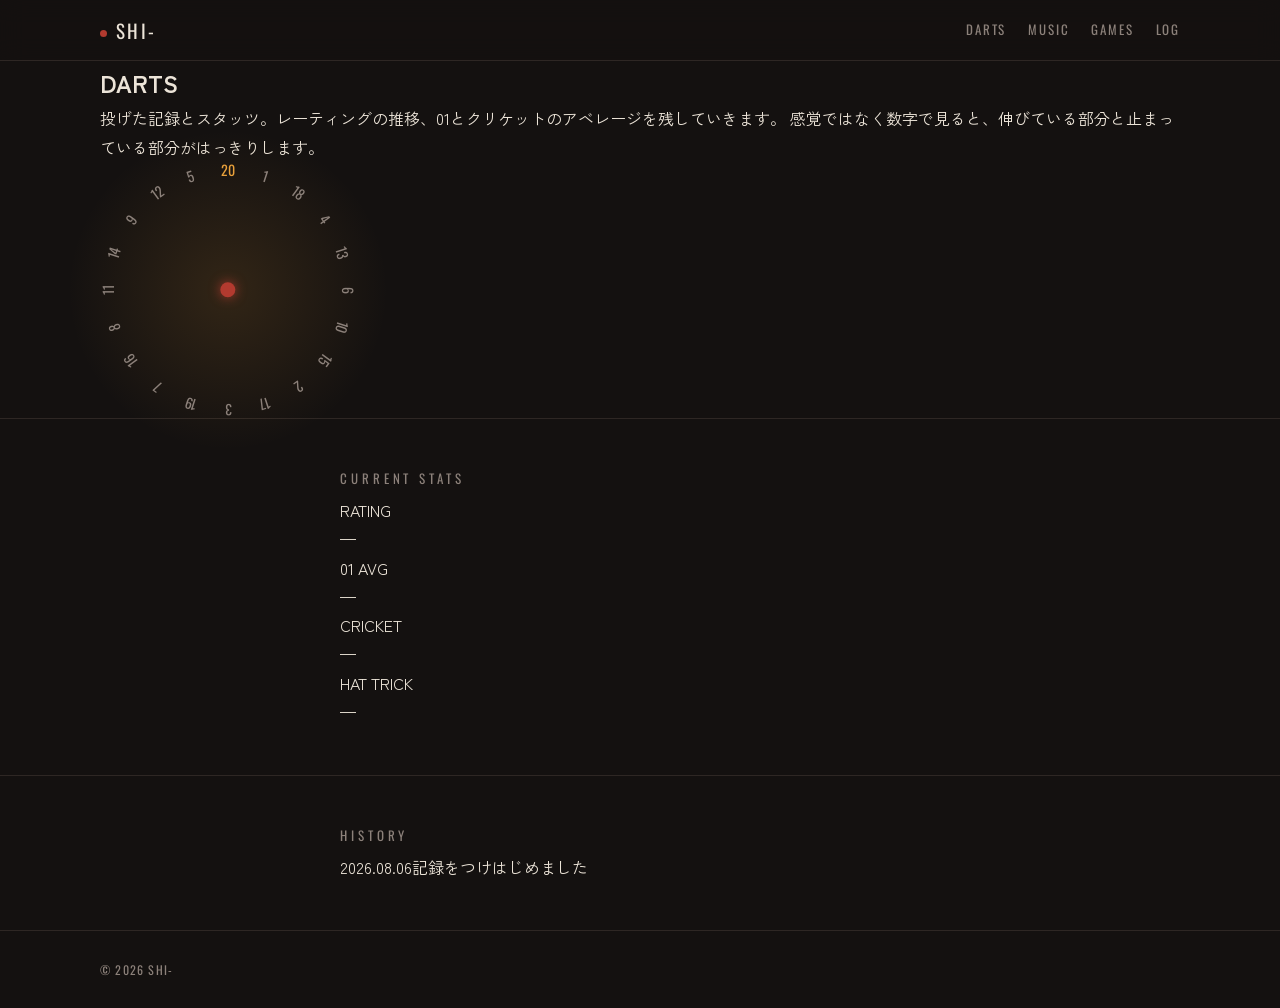
<file: darts.html>
<!DOCTYPE html>
<html lang="ja">
<head>
<meta charset="UTF-8">
<meta name="viewport" content="width=device-width, initial-scale=1.0">
<title>DARTS | しー</title>

<link rel="preconnect" href="https://fonts.googleapis.com">
<link rel="preconnect" href="https://fonts.gstatic.com" crossorigin>
<link href="https://fonts.googleapis.com/css2?family=Oswald:wght@400;500;600&family=Zen+Kaku+Gothic+New:wght@400;500;700&display=swap" rel="stylesheet">

<link rel="stylesheet" href="style.css">
</head>

<body>

<!-- ↓ここから下、index.html とほぼ同じコピーです。
     ページが増えるとこの重複が辛くなります。それがAstroを使う理由になります。 -->
<header class="header">
  <div class="wrap header__inner">
    <a href="index.html" class="logo">SHI-</a>
    <nav class="nav">
      <a href="darts.html" aria-current="page">DARTS</a>
      <a href="music.html">MUSIC</a>
      <a href="games.html">GAMES</a>
      <a href="log.html">LOG</a>
    </nav>
  </div>
</header>

<main>

  <!-- ページ見出し：左に文字、右にダーツボード -->
  <section class="wrap pagehead">

    <div class="pagehead__text">
      <h1>DARTS</h1>
      <p>
        投げた記録とスタッツ。レーティングの推移、01とクリケットのアベレージを残していきます。
        感覚ではなく数字で見ると、伸びている部分と止まっている部分がはっきりします。
      </p>
    </div>

    <div class="board" aria-hidden="true">
      <div class="board__ring board__ring--1"></div>
      <div class="board__ring board__ring--2"></div>
      <div class="board__ring board__ring--3"></div>
      <div class="board__bull"></div>
      <!-- 実際のダーツボードと同じ数字の並び順です -->
      <ul class="board__numbers">
        <li style="--i:0" data-target><span>20</span></li>
        <li style="--i:1"><span>1</span></li>
        <li style="--i:2"><span>18</span></li>
        <li style="--i:3"><span>4</span></li>
        <li style="--i:4"><span>13</span></li>
        <li style="--i:5"><span>6</span></li>
        <li style="--i:6"><span>10</span></li>
        <li style="--i:7"><span>15</span></li>
        <li style="--i:8"><span>2</span></li>
        <li style="--i:9"><span>17</span></li>
        <li style="--i:10"><span>3</span></li>
        <li style="--i:11"><span>19</span></li>
        <li style="--i:12"><span>7</span></li>
        <li style="--i:13"><span>16</span></li>
        <li style="--i:14"><span>8</span></li>
        <li style="--i:15"><span>11</span></li>
        <li style="--i:16"><span>14</span></li>
        <li style="--i:17"><span>9</span></li>
        <li style="--i:18"><span>12</span></li>
        <li style="--i:19"><span>5</span></li>
      </ul>
    </div>

  </section>

  <!-- スタッツ。数字は自分のものに書き換えてください -->
  <section class="wrap section">
    <p class="section__label">CURRENT STATS</p>
    <dl class="stats">
      <div class="stat">
        <dt>RATING</dt>
        <dd>—</dd>
      </div>
      <div class="stat">
        <dt>01 AVG</dt>
        <dd>—</dd>
      </div>
      <div class="stat">
        <dt>CRICKET</dt>
        <dd>—</dd>
      </div>
      <div class="stat">
        <dt>HAT TRICK</dt>
        <dd>—</dd>
      </div>
    </dl>
  </section>

  <!-- ここに今後グラフや対戦記録を足していきます -->
  <section class="wrap section">
    <p class="section__label">HISTORY</p>
    <ul class="updates">
      <li><time datetime="2026-08-06">2026.08.06</time><span>記録をつけはじめました</span></li>
    </ul>
  </section>

</main>

<footer class="footer">
  <div class="wrap">© 2026 SHI-</div>
</footer>

<!-- アクセス解析。ページには何も表示せず、訪問数だけを外部サービスに送ります。
     設定のしかたは analytics.js の先頭のコメントに書いてあります。 -->
<script src="analytics.js?v=1"></script>

</body>
</html>
</file>
<file: style.css>
/* ============================================================
   しーの個人サイト / スタイルシート
   ============================================================ */

/* --- 1. デザイントークン ------------------------------------ */
:root {
  --ink:    #141110;  /* 背景。茶色寄りの黒＝バーの内装 */
  --panel:  #1C1817;  /* 少し浮かせたい面 */
  --line:   #2E2724;  /* 罫線 */
  --chalk:  #ECE4D8;  /* 文字色 */
  --muted:  #8C817A;  /* 補助テキスト */
  --amber:  #E9A13B;  /* アクセント＝電球の色 */
  --red:    #B23A2F;  /* ダーツボードの赤 */
  --green:  #5FA86B;  /* ダーツボードの緑 */

  --font-display: 'Oswald', 'Arial Narrow', sans-serif;
  --font-jp: 'Zen Kaku Gothic New', 'Hiragino Sans', 'Yu Gothic', sans-serif;
  --max: 1080px;      /* 見出しの柱＋中身、全体の幅の上限 */
  --measure: 780px;   /* 読み物の幅の上限。ここを揃えると右端が一直線に並ぶ */
}

/* --- 2. 土台 ------------------------------------------------ */
* { margin: 0; padding: 0; box-sizing: border-box; }

body {
  background: var(--ink);
  color: var(--chalk);
  font-family: var(--font-jp);
  line-height: 1.8;
  -webkit-font-smoothing: antialiased;
}
a { color: inherit; text-decoration: none; }
ul, ol { list-style: none; }
img { display: block; max-width: 100%; }

/* ★中身は中央寄せ、箱そのものは画面いっぱい★
   max-width で箱を縮めると、.section の区切り線まで一緒に縮んで
   「真ん中の細い柱」に見えてしまう。
   そこで箱は全幅のまま、左右の padding を伸ばして中身を中央に寄せる。
   max() は「大きいほうを採用」。画面が狭いときは 24px が勝つ。 */
.wrap { padding-inline: max(24px, calc((100% - var(--max)) / 2)); }

/* スクロールでアンカーに飛んだとき、ヘッダーに隠れないように */
section[id] { scroll-margin-top: 80px; }

/* --- 3. ヘッダー -------------------------------------------- */
.header {
  position: sticky; top: 0; z-index: 10;
  background: rgba(20,17,16,.85);
  backdrop-filter: blur(12px);
  border-bottom: 1px solid var(--line);
}
.header__inner {
  display: flex; align-items: center; justify-content: space-between;
  height: 60px; gap: 16px;
}
.logo {
  font-family: var(--font-display); font-size: 19px; letter-spacing: .12em;
  /* ★サイト名を折り返させない★
     flexの中身は既定で縮みます。ロゴは「赤い点＋文字」でできていて、
     その境目で改行できてしまうため、狭い画面だと点だけ1行目に残って
     文字が2行目に落ち、ヘッダーの高さ(60px)からはみ出していました。
     縮まない・折り返さない、の2重で止めます。 */
  flex-shrink: 0;
  white-space: nowrap;
}
.logo::before {
  content: ""; display: inline-block;
  width: 7px; height: 7px; border-radius: 50%;
  background: var(--red); margin-right: 9px; vertical-align: 2px;
}
.nav { display: flex; gap: 22px; overflow-x: auto; }
.nav a {
  font-family: var(--font-display); font-size: 13px;
  letter-spacing: .14em; color: var(--muted);
  white-space: nowrap; transition: color .2s;
}
.nav a:hover, .nav a:focus-visible { color: var(--amber); }

/* --- 4. ヒーロー -------------------------------------------- */
.hero { text-align: center; padding-block: 56px 64px; }

.hero__visual {
  position: relative; display: grid; place-items: center;
  padding-top: 48px; margin-bottom: 28px;
}
/* 天井から降りる光。clip-pathで台形に切り抜いている */
.beam {
  position: absolute; top: 0; left: 50%; transform: translateX(-50%);
  width: 340px; height: 100%;
  background: linear-gradient(180deg, rgba(233,161,59,.20), rgba(233,161,59,0) 80%);
  clip-path: polygon(43% 0%, 57% 0%, 100% 100%, 0% 100%);
  pointer-events: none;
}
.avatar {
  position: relative;
  width: 156px; aspect-ratio: 1/1; border-radius: 50%;
  object-fit: cover; background: var(--panel);
  border: 1px solid var(--line);
  box-shadow: 0 20px 50px rgba(0,0,0,.6);
}

.hero h1 {
  font-size: clamp(30px, 6vw, 40px);
  font-weight: 700; letter-spacing: .04em; margin-bottom: 10px;
}
.hero .tagline { color: var(--amber); font-size: 15px; margin-bottom: 18px; }
.hero .affil {
  font-size: 13px; color: var(--muted);
  max-width: 30em; margin-inline: auto; margin-bottom: 24px;
}

/* SNSの行 */
.social { display: flex; flex-wrap: wrap; justify-content: center; gap: 10px; }
.social a {
  font-family: var(--font-display); font-size: 12px; letter-spacing: .1em;
  padding: 6px 14px; border: 1px solid var(--line); border-radius: 999px;
  color: var(--muted); transition: border-color .2s, color .2s;
}
.social a:hover, .social a:focus-visible { border-color: var(--amber); color: var(--amber); }

/* --- 5. セクション見出し ------------------------------------ */
.section { padding-block: 48px; border-top: 1px solid var(--line); }
.section__label {
  font-family: var(--font-display); font-size: 13px;
  letter-spacing: .3em; color: var(--muted); margin-bottom: 6px;
}
.section__note { font-size: 13px; color: var(--muted); margin-bottom: 26px; }

/* セクションの中の小見出し */
.section__sub {
  font-family: var(--font-display); font-size: 11px;
  letter-spacing: .2em; color: var(--muted);
  margin-top: 30px; margin-bottom: 12px;
}

/* ★書き換え待ちの目印★
   文章を入れたら <span class="ph"> ごと消してください */
.ph { color: var(--amber); border-bottom: 1px dashed rgba(233,161,59,.5); }

/* --- 5b. ABOUT ---------------------------------------------- */
.about__lead { font-size: 14px; line-height: 2; max-width: var(--measure); margin-bottom: 26px; }

/* 「項目名 → 値」の表。dt と dd を1行に並べ、行ごとに罫線を引く */
/* 幅が広がっても、読み物は伸ばしすぎない。
   ★em ではなく px で揃えるのが大事★
   em は要素ごとの文字サイズ基準なので、同じ 46em でも
   14px の段落と 13px の表で右端がズレて、ガタついて見えます。 */
.profile { font-size: 13px; border-top: 1px solid var(--line); max-width: var(--measure); }
.profile > div {
  display: flex; gap: 18px; align-items: baseline;
  padding-block: 11px; border-bottom: 1px solid var(--line);
}
.profile dt {
  font-family: var(--font-display); font-size: 10px; letter-spacing: .18em;
  color: var(--muted); width: 6.4em; flex-shrink: 0;
}
.profile dd { flex: 1; }

/* 使っている道具のカード。作りは WORKS のカードと同じ */
.gear { display: grid; grid-template-columns: 1fr; gap: 12px; max-width: 880px; }
@media (min-width: 640px) { .gear { grid-template-columns: 1fr 1fr; } }
.gear__item {
  background: var(--panel); border: 1px solid var(--line);
  border-radius: 4px; padding: 16px 18px;
  transition: border-color .25s;
}
.gear__item:hover { border-color: var(--amber); }
.gear__tag {
  font-family: var(--font-display); font-size: 10px;
  letter-spacing: .18em; color: var(--amber); margin-bottom: 8px;
}
.gear__item h3 { font-size: 14px; font-weight: 700; line-height: 1.6; }
.gear__item h3 + h3 { margin-top: 6px; }
.gear__item p  { font-size: 12px; color: var(--muted); line-height: 1.7; }

/* 道具の写真。
   何も指定しないとカード幅いっぱい（400px超）に伸びてしまうので上限をかける。
   ★正方形に揃えないのがポイント★
   スティックの写真のように極端に横長のものを正方形に押し込むと、
   白い枠の中に細い線が1本浮くだけになります。
   高さと幅の「上限」だけ決めて、比率は写真ごとに任せます。
   ・inline-block …… 基本設定の display:block を打ち消して横に並べる
   ・明るい背景 …… 白抜きの商品写真が枠から浮かないように */
.gear__item img {
  display: inline-block; vertical-align: top;
  width: auto; height: auto;
  max-height: 96px; max-width: 100%;
  background: var(--chalk);
  border: 1px solid var(--line); border-radius: 4px;
  padding: 5px;
  margin-top: 12px; margin-right: 8px;
}

/* --- 5c. スクロールに入ったら浮かび上がる -------------------
   ★ .js が付いているときだけ隠す★
   この印は index.html の <head> のインラインscriptが付けています。
   JSが動かない環境では隠さない＝中身が消えない、という保険です。 */
.js .reveal {
  opacity: 0; transform: translateY(18px);
  transition: opacity .7s ease, transform .7s ease;
}
.js .reveal.is-in { opacity: 1; transform: none; }

/* --- 6. STATUS（ダーツ盤＋数値） ---------------------------- */
.status {
  display: flex; align-items: center; gap: 40px;
}
.status__figures { flex: 1; }

/* ダーツ盤と、その下のラウンド記録をまとめる列。
   アワードの色はここに流し込む。盤の閃光と文字の両方が同じ色を使うため */
.status__board {
  --award-color: var(--amber);
  --award-glow:  var(--amber);
  flex-shrink: 0; display: grid; gap: 14px; justify-items: center;
}

/* アワードが出た瞬間、盤全体がその色に光る */
.board__flash {
  position: absolute; inset: -22%; border-radius: 50%;
  background: radial-gradient(circle, var(--award-color) 0%, transparent 62%);
  opacity: 0; pointer-events: none;
}
.board__flash.is-on { animation: board-flash .9s ease-out forwards; }

@keyframes board-flash {
  0%   { opacity: 0;   transform: scale(.72); }
  20%  { opacity: .42; transform: scale(1); }
  100% { opacity: 0;   transform: scale(1.2); }
}

/* --- 6b. 1ラウンド（3投）の記録とアワード -------------------- */
.round { display: grid; gap: 8px; justify-items: center; }

/* ★普段は沈んでいて、投げた瞬間に立ち上がる★
   何も投げていないときは細い線が3本あるだけ。
   1投目で is-live が付いて全体が浮かび上がる。
   マウスを盤に乗せたときも（＝狙う姿勢に入ったときも）浮かび上がる。 */
.round {
  display: grid; gap: 11px; justify-items: center;
  opacity: .3;
  transition: opacity .5s ease;
}
.round.is-live,
.status__board:hover .round { opacity: 1; }

/* 3投ぶんの枠。箱では囲まず、線1本だけ引く */
.round__darts { display: flex; gap: 15px; }
.round__dart {
  display: grid; place-items: center;
  position: relative;
  min-width: 54px; height: 22px;
  font-family: var(--font-display); font-size: 12px; letter-spacing: .12em;
  color: var(--chalk);          /* シングルとミスは白 */
  transition: color .3s ease;
}
/* 盤の上に出る数字と同じ基準で、トリプル・ダブル・ブルだけアンバー */
.round__dart.is-hi { color: var(--amber); }
/* 下線は疑似要素にする。実体が無いので、伸びる動きを付けられる */
.round__dart::after {
  content: ""; position: absolute; left: 0; right: 0; bottom: 0;
  height: 1px; background: var(--line);
  transition: background-color .35s ease;
}
.round__dart.is-filled::after {
  background: rgba(233,161,59,.65);
  animation: dart-line .45s cubic-bezier(.2,.9,.25,1);   /* 中央から左右に伸びる */
}
@keyframes dart-line { from { transform: scaleX(0); } to { transform: scaleX(1); } }

/* 合計点。ラベルは置かない。盤の下の数字が何かは説明しなくても伝わる */
.round__sum {
  min-height: 1em;
  font-family: var(--font-display); font-size: 24px; line-height: 1;
  letter-spacing: .22em; text-indent: .22em;   /* 字間ぶん右にずれるので中央を補正 */
  color: var(--muted);
  transition: color .4s ease, text-shadow .4s ease;
}
/* 3投そろったら、合計点だけが白く灯る */
.round.is-complete .round__sum {
  color: var(--chalk);
  text-shadow: 0 0 26px rgba(236,228,216,.3);
}

/* ★アワード★
   色は script.js が --award-color / --award-glow に流し込みます。
   出ていないときも高さを確保して、行がガタつかないようにする */
.round__award {
  min-height: 2.6em; text-align: center;
  opacity: 0;
}
.round__award.is-on { animation: award-pop .9s cubic-bezier(.16,1,.3,1) forwards; }
.round__award b {
  font-family: var(--font-display); font-size: 16px; letter-spacing: .18em;
  color: var(--award-color);
  text-shadow: 0 0 26px var(--award-glow), 0 0 9px var(--award-glow), 0 1px 2px rgba(0,0,0,.9);
}
/* 決まったあと、2回だけ息をするように光る */
.round__award.is-on b { animation: award-glow 1.3s ease-in-out .5s 2; }

/* 遠くから大きく飛び込み、一度だけ跳ねて決まる。
   ★ letter-spacing は動かさない★
   transform や filter と違って letter-spacing は実際に文字列の幅を変えるので、
   THREE IN THE BLACK のような長い名前だと枠を押し広げてページ全体が揺れます。
   ここで使ってよいのは「レイアウトに影響しないもの」だけ。 */
@keyframes award-pop {
  0%   { opacity: 0; transform: scale(1.65) translateY(4px); filter: blur(10px); }
  34%  { opacity: 1; transform: scale(.94)  translateY(0);   filter: blur(0); }
  52%  {             transform: scale(1.07) translateY(0); }
  70%  {             transform: scale(.985) translateY(0); }
  100% { opacity: 1; transform: scale(1)    translateY(0);   filter: blur(0); }
}

@keyframes award-glow {
  0%, 100% { text-shadow: 0 0 26px var(--award-glow), 0 0 9px  var(--award-glow), 0 1px 2px rgba(0,0,0,.9); }
  50%      { text-shadow: 0 0 48px var(--award-glow), 0 0 18px var(--award-glow), 0 1px 2px rgba(0,0,0,.9); }
}

.figures {
  display: grid;
  grid-template-columns: 1fr;          /* 狭いときは縦1列 */
  gap: 12px;
}
@media (min-width: 520px) {
  .figures { grid-template-columns: repeat(3, minmax(0, 1fr)); }  /* 入るなら3列 */
}
.figure {
  background: var(--panel); border: 1px solid var(--line);
  border-radius: 4px; padding: 16px 18px;
}
.figure dt {
  font-family: var(--font-display); font-size: 11px;
  letter-spacing: .2em; color: var(--muted); margin-bottom: 4px;
}
.figure dd {
  font-family: var(--font-display); font-size: 30px;
  line-height: 1.1; color: var(--amber);
}
.figure dd small { font-size: 13px; color: var(--muted); margin-left: 4px; }

.updated {
  font-family: var(--font-display); font-size: 11px;
  letter-spacing: .16em; color: var(--muted); margin-top: 14px;
}

/* ダーツボード
   中身はすべて % で組んであるので、.board の width を変えれば全体が拡大縮小します */
.board {
  --size: 220px;              /* 盤の大きさはここ1箇所で決める */
  position: relative; width: var(--size); height: var(--size);
  flex-shrink: 0; cursor: crosshair;

  /* ★連打したときに数字が選択されて青くならないように★
     速くクリックするとブラウザはダブルクリック＝文字の選択と解釈します。
     盤は「投げる場所」であって読む文字ではないので、選択を切ります。 */
  -webkit-user-select: none;
          user-select: none;
  /* スマホでタップしたときに出る灰色の矩形も消す */
  -webkit-tap-highlight-color: transparent;
}
.board::before {
  content: ""; position: absolute; inset: -18%;
  background: radial-gradient(circle, rgba(233,161,59,.14), transparent 65%);
}

/* 回る部分をまとめる箱。面も帯も数字も、これ1つで一緒に回る＝見た目と当たり判定がズレない */
.board__spin { position: absolute; inset: 0; animation: spin 160s linear infinite; }
/* マウスを乗せたら止まる＝狙いやすくする */
.board:hover .board__spin { animation-play-state: paused; }

/* 得点が入る円。数字はこの外側に並ぶので、盤の84%にしている。
   ここの % を変えても、JSはこの円の実サイズを測る作りなので直さなくてOK */
.board__play {
  position: absolute; top: 50%; left: 50%; transform: translate(-50%,-50%);
  width: 84%; height: 84%; border-radius: 50%;
}

/* ★20分割の面★
   conic-gradient は「角度で色を塗る」グラデーション。
   from -9deg にすると、最初の1枚（＝20）がちょうど真上に来る。
   背景を2枚重ねている：上が18度ごとのワイヤー（細い区切り線）、
   下がくさびの明暗。どちらもごく薄く、線で見せるのが狙い */
.board__face {
  position: absolute; inset: 0; border-radius: 50%;
  background:
    repeating-conic-gradient(from -9deg,
      rgba(236,228,216,.16) 0deg .6deg, transparent .6deg 18deg),
    repeating-conic-gradient(from -9deg,
      rgba(236,228,216,.022) 0deg 18deg, transparent 18deg 36deg),
    /* ★一番下は不透明にする★
       ここを透かすと、board::before のアンバーの光が盤全体に透けて濁る */
    radial-gradient(circle at 50% 36%, #191514, #100D0C 80%);
  border: 1px solid var(--line);
}

/* ダブル／トリプルの帯。
   普段はうっすら、カーソルを乗せた（＝狙っている）ときだけはっきりする */
.board__band {
  position: absolute; top: 50%; left: 50%; transform: translate(-50%,-50%);
  border-radius: 50%;
  opacity: .38; transition: opacity .4s ease;
}
.board:hover .board__band { opacity: 1; }

/* ★mask で真ん中をくり抜いてリングにする★
   mask は「不透明なところだけ表示、透明なところは消す」型抜き。
   closest-side を使うと、この要素の半径が100%基準になる。
   → 86%までは消す ＝ 86%〜100% のドーナツだけが残る */
.board__band--triple {
  width: 64%; height: 64%;
  background: repeating-conic-gradient(from -9deg,
    rgba(233,161,59,.40) 0deg 18deg, rgba(233,161,59,.09) 18deg 36deg);
  -webkit-mask-image: radial-gradient(closest-side, transparent 86%, #000 86%);
          mask-image: radial-gradient(closest-side, transparent 86%, #000 86%);
}
.board__band--double {
  width: 100%; height: 100%;
  background: repeating-conic-gradient(from -9deg,
    rgba(178,58,47,.55) 0deg 18deg, rgba(178,58,47,.13) 18deg 36deg);
  -webkit-mask-image: radial-gradient(closest-side, transparent 91%, #000 91%);
          mask-image: radial-gradient(closest-side, transparent 91%, #000 91%);
}

/* ★保険★
   万一 mask に対応していないブラウザだと、くり抜きが効かず
   「ただの赤い円」が盤全体を覆って表示が潰れる。
   @supports は「この書き方に対応していたら／いなかったら」を判定する仕組み。
   対応していないときだけ帯を消して、線画の盤として成立させる。
   （当たり判定はJS側なので、見た目が減っても得点は正しく出ます） */
@supports not ((-webkit-mask-image: radial-gradient(#000, #000))
            or (mask-image: radial-gradient(#000, #000))) {
  .board__band { display: none; }
}

/* ブル。外側は輪郭だけ（25点）、内側は赤い点（50点） */
.board__bull-out {
  position: absolute; top: 50%; left: 50%; transform: translate(-50%,-50%);
  width: 13%; height: 13%; border-radius: 50%;
  border: 1px solid rgba(236,228,216,.22);
}
.board__bull {
  position: absolute; top: 50%; left: 50%; transform: translate(-50%,-50%);
  width: 6%; height: 6%; border-radius: 50%; background: var(--red);
  box-shadow: 0 0 12px rgba(178,58,47,.9);
}

/* ★仕組み★ liを18度ずつ回す（360÷20=18）。中のspanは上端中央にあるので円周上を動く */
.board__numbers { position: absolute; inset: 0; }
.board__numbers li { position: absolute; inset: 0; transform: rotate(calc(var(--i) * 18deg)); }
.board__numbers span {
  position: absolute; top: 0; left: 50%; transform: translateX(-50%);
  font-family: var(--font-display); font-size: 14px; line-height: 1.2; color: var(--muted);
}
.board__numbers li[data-target] span { color: var(--amber); }
@keyframes spin { to { transform: rotate(360deg); } }

/* クリックしたときに一瞬出る得点 */
.board__score {
  position: absolute; inset: 0;
  display: grid; place-items: center;
  font-family: var(--font-display); font-size: 24px; letter-spacing: .14em;
  color: var(--chalk);        /* シングルとミスは白 */
  text-shadow: 0 0 18px var(--ink), 0 0 8px var(--ink), 0 0 3px var(--ink);
  pointer-events: none;      /* ★これが無いと文字がクリックを吸ってしまう */
  opacity: 0;
}
/* ★トリプル・ダブル・ブルだけアンバー★
   付け外しは script.js の isPremium() が判断しています。
   光も色に合わせると、白と黄色の差がはっきり出ます。 */
.board__score.is-hi {
  color: var(--amber);
  text-shadow: 0 0 20px var(--ink), 0 0 8px var(--ink),
               0 0 26px rgba(233,161,59,.45);
}

/* 中央に出したまま留めず、上へ抜けながら消える。
   ★等速直線運動★ タイミング関数を linear にして、
   移動量もキーフレームの割合どおり（10%の時点で全体の10%＝6px）にしてある。
   これで加速も減速もせず、一定の速さで上がっていく。 */
.board__score.is-on { animation: score-float 1.1s linear forwards; }

@keyframes score-float {
  0%   { opacity: 0; transform: translateY(0); }
  10%  { opacity: 1; transform: translateY(-6px); }    /* ここまでで一気に出す */
  100% { opacity: 0; transform: translateY(-60px); }   /* あとは同じ速さで上へ */
}

/* --- 7. カウントダウンなどの小物 ---------------------------- */
.chips {
  display: grid; grid-template-columns: 1fr 1fr; gap: 12px;
  margin-top: 12px; max-width: var(--measure);
}
.chip {
  background: var(--panel); border: 1px solid var(--line);
  border-radius: 4px; padding: 14px 18px;
  display: flex; align-items: baseline; justify-content: space-between; gap: 10px;
}
.chip span:first-child { font-size: 13px; color: var(--muted); }
.chip span:last-child {
  font-family: var(--font-display); font-size: 22px; color: var(--chalk);
}

/* --- 8. WORKS ----------------------------------------------- */
.works { display: grid; grid-template-columns: 1fr; gap: 16px; }
@media (min-width: 640px) { .works { grid-template-columns: 1fr 1fr; } }

/* カードが1枚だけのときは、横幅いっぱいに伸びて間延びしないように抑える。
   :only-child は「兄弟がいない要素」を指すセレクタ */
.work:only-child { max-width: 420px; }

.work {
  background: var(--panel); border: 1px solid var(--line);
  border-radius: 4px; overflow: hidden;
  transition: border-color .25s, transform .25s;
}
.work:hover, .work:focus-visible { border-color: var(--amber); transform: translateY(-3px); }
.work img { width: 100%; aspect-ratio: 16/9; object-fit: cover; background: #000; }
.work__body { padding: 16px 18px; }
.work__tag {
  font-family: var(--font-display); font-size: 11px;
  letter-spacing: .18em; color: var(--amber); margin-bottom: 4px;
}
.work h3 { font-size: 15px; font-weight: 700; margin-bottom: 6px; }
.work p { font-size: 13px; color: var(--muted); line-height: 1.7; }

/* --- 9. LOG（タイムライン） ---------------------------------- */
/* ★仕組み★ ul に縦線を1本引き、各 li の左に点を打つ。
   点は li::before なので、項目が増えれば自動で増える */
.posts { position: relative; padding-left: 24px; max-width: var(--measure); }
.posts::before {
  content: ""; position: absolute; left: 5px; top: 16px; bottom: 16px;
  width: 1px; background: var(--line);
}
.posts li {
  position: relative;
  display: flex; gap: 14px; align-items: baseline; flex-wrap: wrap;
  padding-block: 12px; font-size: 14px;
}
.posts li + li { border-top: 1px solid var(--line); }

/* 縦線の上に乗る点。合計11px（9+境界線1px×2）なので中心が縦線と揃う */
.posts li::before {
  content: ""; position: absolute; left: -24px; top: 19px;
  width: 9px; height: 9px; border-radius: 50%;
  background: var(--ink); border: 1px solid var(--muted);
}
/* 一番新しい記録だけ光らせる */
.posts li:first-child::before {
  background: var(--amber); border-color: var(--amber);
  box-shadow: 0 0 10px rgba(233,161,59,.55);
}

.posts time {
  font-family: var(--font-display); color: var(--muted);
  letter-spacing: .06em; flex-shrink: 0;
}
.posts .src {
  font-family: var(--font-display); font-size: 10px; letter-spacing: .14em;
  color: var(--amber); border: 1px solid var(--line);
  padding: 1px 7px; border-radius: 3px; flex-shrink: 0;
}
.posts .post__text { flex: 1 1 12em; }

/* 種類ごとに色を変える。.posts .src より後ろに書くこと（後勝ちなので）。
   posts.json の src が "DARTS" なら .src--darts が付きます */
.posts .src--darts { color: var(--green);  border-color: rgba(95,168,107,.45); }
.posts .src--music { color: #D9614F;       border-color: rgba(217,97,79,.40); }
.posts .src--code  { color: var(--chalk);  border-color: rgba(236,228,216,.28); }

/* --- 10. LINKS（相互リンク） -------------------------------- */
.links { display: grid; grid-template-columns: 1fr; gap: 10px; }
@media (min-width: 640px) { .links { grid-template-columns: 1fr 1fr; } }

.link {
  display: flex; gap: 12px; align-items: center;
  background: var(--panel); border: 1px solid var(--line);
  border-radius: 4px; padding: 12px 14px;
  transition: border-color .2s;
}
.link:hover, .link:focus-visible { border-color: var(--amber); }
.link img { width: 34px; height: 34px; border-radius: 50%; flex-shrink: 0; background: var(--ink); }
.link b { font-size: 14px; font-weight: 500; display: block; }
.link small { font-size: 12px; color: var(--muted); }

.empty {
  border: 1px dashed var(--line); border-radius: 4px;
  padding: 26px; text-align: center; font-size: 13px; color: var(--muted);
}

/* --- 11. フッター ------------------------------------------- */
.footer {
  border-top: 1px solid var(--line); padding-block: 28px;
  font-family: var(--font-display); font-size: 12px;
  letter-spacing: .1em; color: var(--muted);
}
.footer__inner {
  display: flex; flex-wrap: wrap; gap: 10px; justify-content: space-between;
}

/* --- 12. スマホ対応 ----------------------------------------- */
@media (max-width: 720px) {
  .status { flex-direction: column-reverse; gap: 28px; }
  .board { --size: 180px; }
  .board__score { font-size: 24px; }
  .chips { grid-template-columns: 1fr 1fr; }
  .avatar { width: 130px; }
  .beam { width: 260px; }
  /* 項目が5つになったので、狭い画面では少し詰める */
  .nav { gap: 13px; }
  .nav a { font-size: 11px; }
  .profile dt { width: 5.4em; }
}

/* --- 12-. 特に狭い画面（iPhone SE / 多くのAndroid） ----------
   ロゴを縮めない代わりに、余白と文字を詰めて横幅を稼ぐ。 */
@media (max-width: 400px) {
  .wrap { padding-inline: 16px; }   /* 端の余白を24→16pxに */
  .logo { font-size: 17px; }
  .logo::before { margin-right: 7px; }
  .nav { gap: 11px; }
  .nav a { font-size: 10px; letter-spacing: .08em; }
}

/* --- 12a. 広い画面：見出しを左の柱に立てる ------------------
   狭い画面では今までどおり縦に積む。広くなったら2本の柱にする。
   左＝セクション名と説明、右＝中身。
   これで左右に柱が立つので、中身が全部左端に寄って見えなくなる。 */
@media (min-width: 960px) {
  .section {
    display: grid;
    grid-template-columns: 180px minmax(0, 1fr);
    column-gap: 60px;
    align-items: start;
  }
  .section__head { grid-column: 1; }
  .section__head .section__note { margin-bottom: 0; }

  /* 見出し以外は、すべて右の列へ */
  .section > :not(.section__head) { grid-column: 2; }

  /* ダーツ盤で左右が埋まっているセクションは段組みしない */
  .section--wide { display: block; }
}

/* --- 12b. 広い画面：部品の大きさ -----------------------------
   幅だけ広げると、同じ大きさの部品が散らばってスカスカに見える。
   面積が増えたぶん、主役の部品も一緒に大きくして密度を保つ。 */
@media (min-width: 1000px) {
  .status { gap: 56px; }
  .board { --size: 256px; }
  .figure { padding: 18px 20px; }
  .figure dd { font-size: 36px; }
  .avatar { width: 176px; }
  .beam { width: 380px; }
  .hero { padding-block: 64px 72px; }
}

/* アニメーションが苦手な人の設定を尊重する */
@media (prefers-reduced-motion: reduce) {
  * { animation: none !important; transition: none !important; }

  /* ★重要★ 得点とアワードは「不透明度0 ＋ アニメで見せる」作りなので、
     アニメを止めるだけだと永久に見えないままになる。静止した状態で出す。 */
  .board__score.is-on,
  .round__award.is-on { opacity: 1; }
}
</file>
